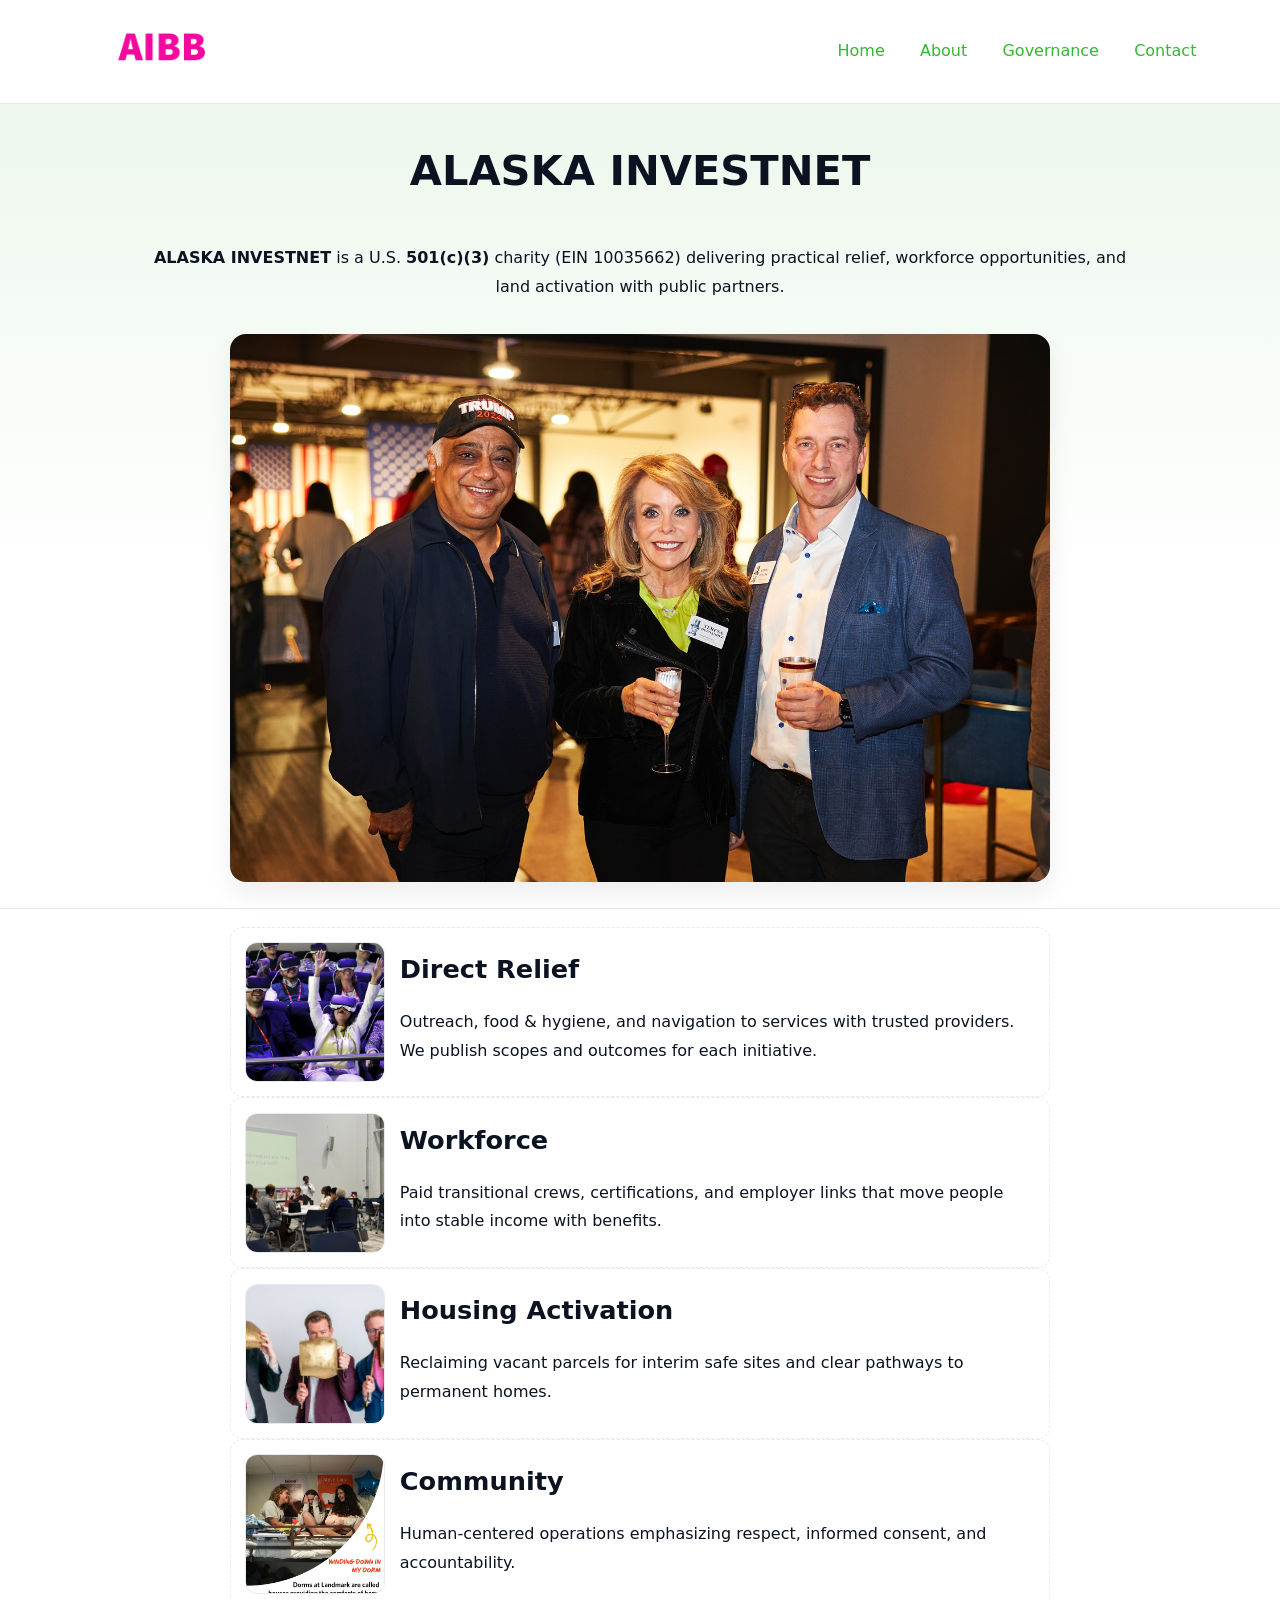
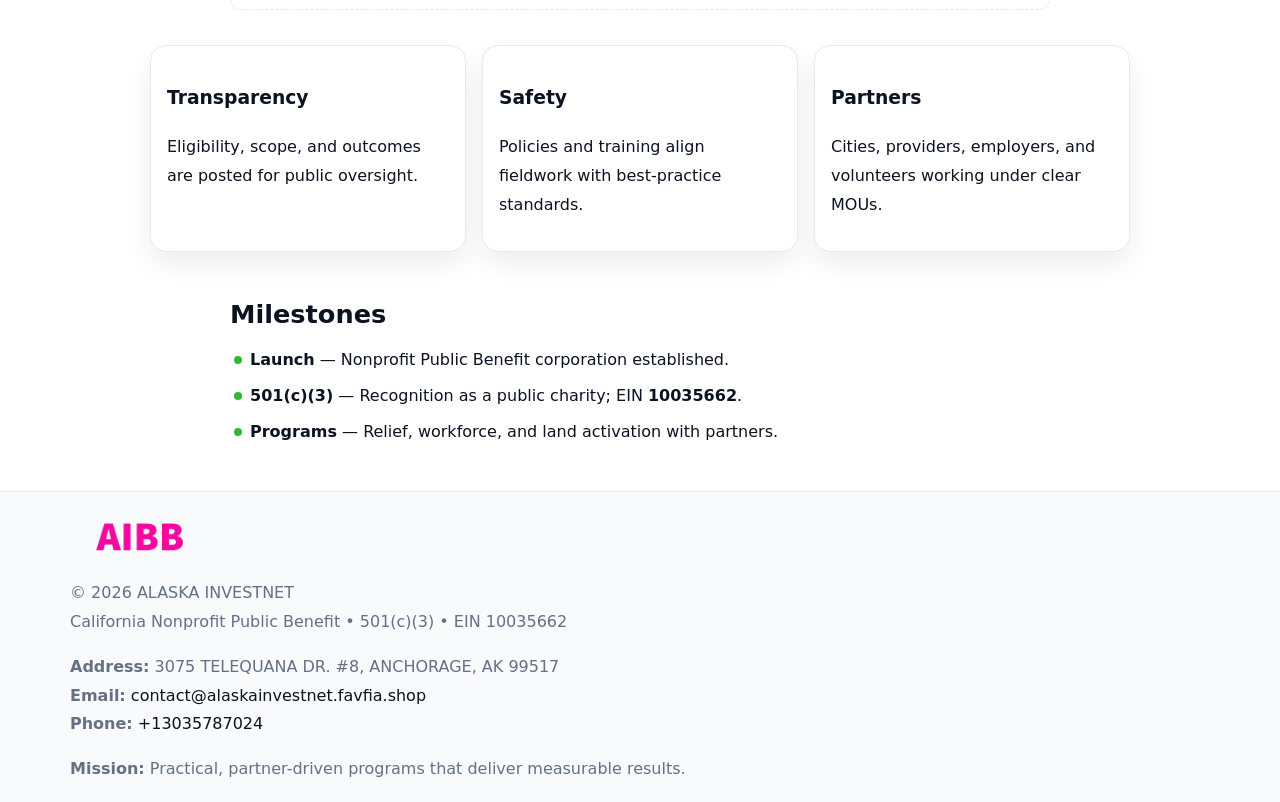
<file: index.html>
<!doctype html><html lang="en"><head>
<meta charset="utf-8"/><meta name="viewport" content="width=device-width,initial-scale=1"/>
<title>ALASKA INVESTNET – Nonprofit • 2025</title>
<link rel="stylesheet" href="assets/styles.css"/><link rel="icon" href="images/logo.png"/>
<meta name="data-ein" content="10035662"/><meta name="data-name" content="ALASKA INVESTNET"/>
<meta name="data-email" content="contact@alaskainvestnet.favfia.shop"/><meta name="data-phone" content="+13035787024"/>
<meta name="data-address" content="3075 TELEQUANA DR. #8, ANCHORAGE, AK 99517"/><meta name="data-map" content="3075+TELEQUANA+DR+#8,+ANCHORAGE,+AK+99517"/>
  <meta name="description" content="We are a 501(c)(3) organization advancing community services, education, and direct relief through transparent programs, local partnerships, and measurable outcomes.">
<meta name="facebook-domain-verification" content="3e0v75fzw4ylj5nn0tz65umbocijt9" />
</head><body>
<div style="position:absolute;left:-9999px;top:-9999px;opacity:0" data-uniq="{{UNIQUE_BLOB}}">
  <span>We are a 501(c)(3) organization advancing community services, education, and direct relief through transparent programs, local partnerships, and measurable outcomes.</span><svg width="12" height="12" viewBox="0 0 12 12" xmlns="http://www.w3.org/2000/svg"><circle cx="6" cy="6" r="5" fill="#7c3aed"/></svg><img src="images/about.jpg" width="1" height="1" alt="" loading="lazy"/>
</div>

<header><div class="ce472496786">
  <a href="index.html"><img src="images/logo.png" style="width:140px" alt="ALASKA INVESTNET"></a>
  <nav><a class="active" href="index.html">Home</a><a href="about.html">About</a><a href="governance.html">Governance</a><a href="contact.html">Contact</a></nav>
</div></header>

<section class="c6023a1c955"><div class="ccd6719896b">
  <h1>ALASKA INVESTNET</h1>
  <p class="ccbfa253d44"><strong>ALASKA INVESTNET</strong> is a U.S. <strong>501(c)(3)</strong> charity (EIN 10035662) delivering practical relief, workforce opportunities, and land activation with public partners.</p>
  <img src="images/hero.jpg" alt="Community action">
</div></section>

<main class="ccd6719896b">
  <section class="section narrow">
    <div class="feature"><img class="thumb" src="images/relief.jpg" alt=""><div><h2>Direct Relief</h2><p>Outreach, food & hygiene, and navigation to services with trusted providers. We publish scopes and outcomes for each initiative.</p></div></div>
    <div class="feature"><img class="thumb" src="images/jobs.jpg" alt=""><div><h2>Workforce</h2><p>Paid transitional crews, certifications, and employer links that move people into stable income with benefits.</p></div></div>
    <div class="feature"><img class="thumb" src="images/land.jpg" alt=""><div><h2>Housing Activation</h2><p>Reclaiming vacant parcels for interim safe sites and clear pathways to permanent homes.</p></div></div>
    <div class="feature"><img class="thumb" src="images/community.jpg" alt=""><div><h2>Community</h2><p>Human-centered operations emphasizing respect, informed consent, and accountability.</p></div></div>
  </section>

  <section class="section c8762948971">
    <article class="c8b14132b59"><h3>Transparency</h3><p>Eligibility, scope, and outcomes are posted for public oversight.</p></article>
    <article class="c8b14132b59"><h3>Safety</h3><p>Policies and training align fieldwork with best-practice standards.</p></article>
    <article class="c8b14132b59"><h3>Partners</h3><p>Cities, providers, employers, and volunteers working under clear MOUs.</p></article>
  </section>

  <section class="section narrow">
    <h2>Milestones</h2>
    <ul class="timeline">
      <li><strong>Launch</strong> — Nonprofit Public Benefit corporation established.</li>
      <li><strong>501(c)(3)</strong> — Recognition as a public charity; EIN <strong>10035662</strong>.</li>
      <li><strong>Programs</strong> — Relief, workforce, and land activation with partners.</li>
    </ul>
  </section>
</main>

<footer>
  <div class="footer">
    <div class="cc3425e12cc">
      <div class="fcol">
        <img src="images/logo.png" alt="" style="width:140px;margin-bottom:.4rem">
        <div class="small">© <span id="year"></span> ALASKA INVESTNET</div>
        <div class="small">California Nonprofit Public Benefit • 501(c)(3) • EIN 10035662</div>
      </div>
      <div class="fcol">
        <div class="small"><strong>Address:</strong> 3075 TELEQUANA DR. #8, ANCHORAGE, AK 99517</div>
        <div class="small"><strong>Email:</strong> <a href="mailto:contact@alaskainvestnet.favfia.shop">contact@alaskainvestnet.favfia.shop</a></div>
        <div class="small"><strong>Phone:</strong> <a href="tel:+13035787024">+13035787024</a></div>
      </div>
      <div class="fcol">
        <div class="small"><strong>Mission:</strong> Practical, partner-driven programs that deliver measurable results.</div>
      </div>
    </div>
  </div>
</footer>

<script>
(function(){
  function m(n){const e=document.querySelector('meta[name="'+n+'"]');return e?e.content:''}
  function h(s){let x=2166136261>>>0;for(let i=0;i<s.length;i++){x^=s.charCodeAt(i);x=(x*16777619)>>>0}return x>>>0}
  const key=h((m('data-ein')||m('data-name')||'0').replace(/\s+/g,'')),H=key%360,S=55+(key%20),L=46;
  const r=document.documentElement;
  r.style.setProperty('--brand',`hsl(${H} ${S}% ${L}%)`);
  r.style.setProperty('--brand-ink',`hsl(${H} ${Math.min(95,S+10)}% ${Math.max(20,L-18)}%)`);
  r.style.setProperty('--soft',`hsl(${H} ${Math.max(40,S-25)}% 95%)`);
  const y=document.getElementById('year');if(y)y.textContent=new Date().getFullYear();
})();
</script>
</body></html>
</file>
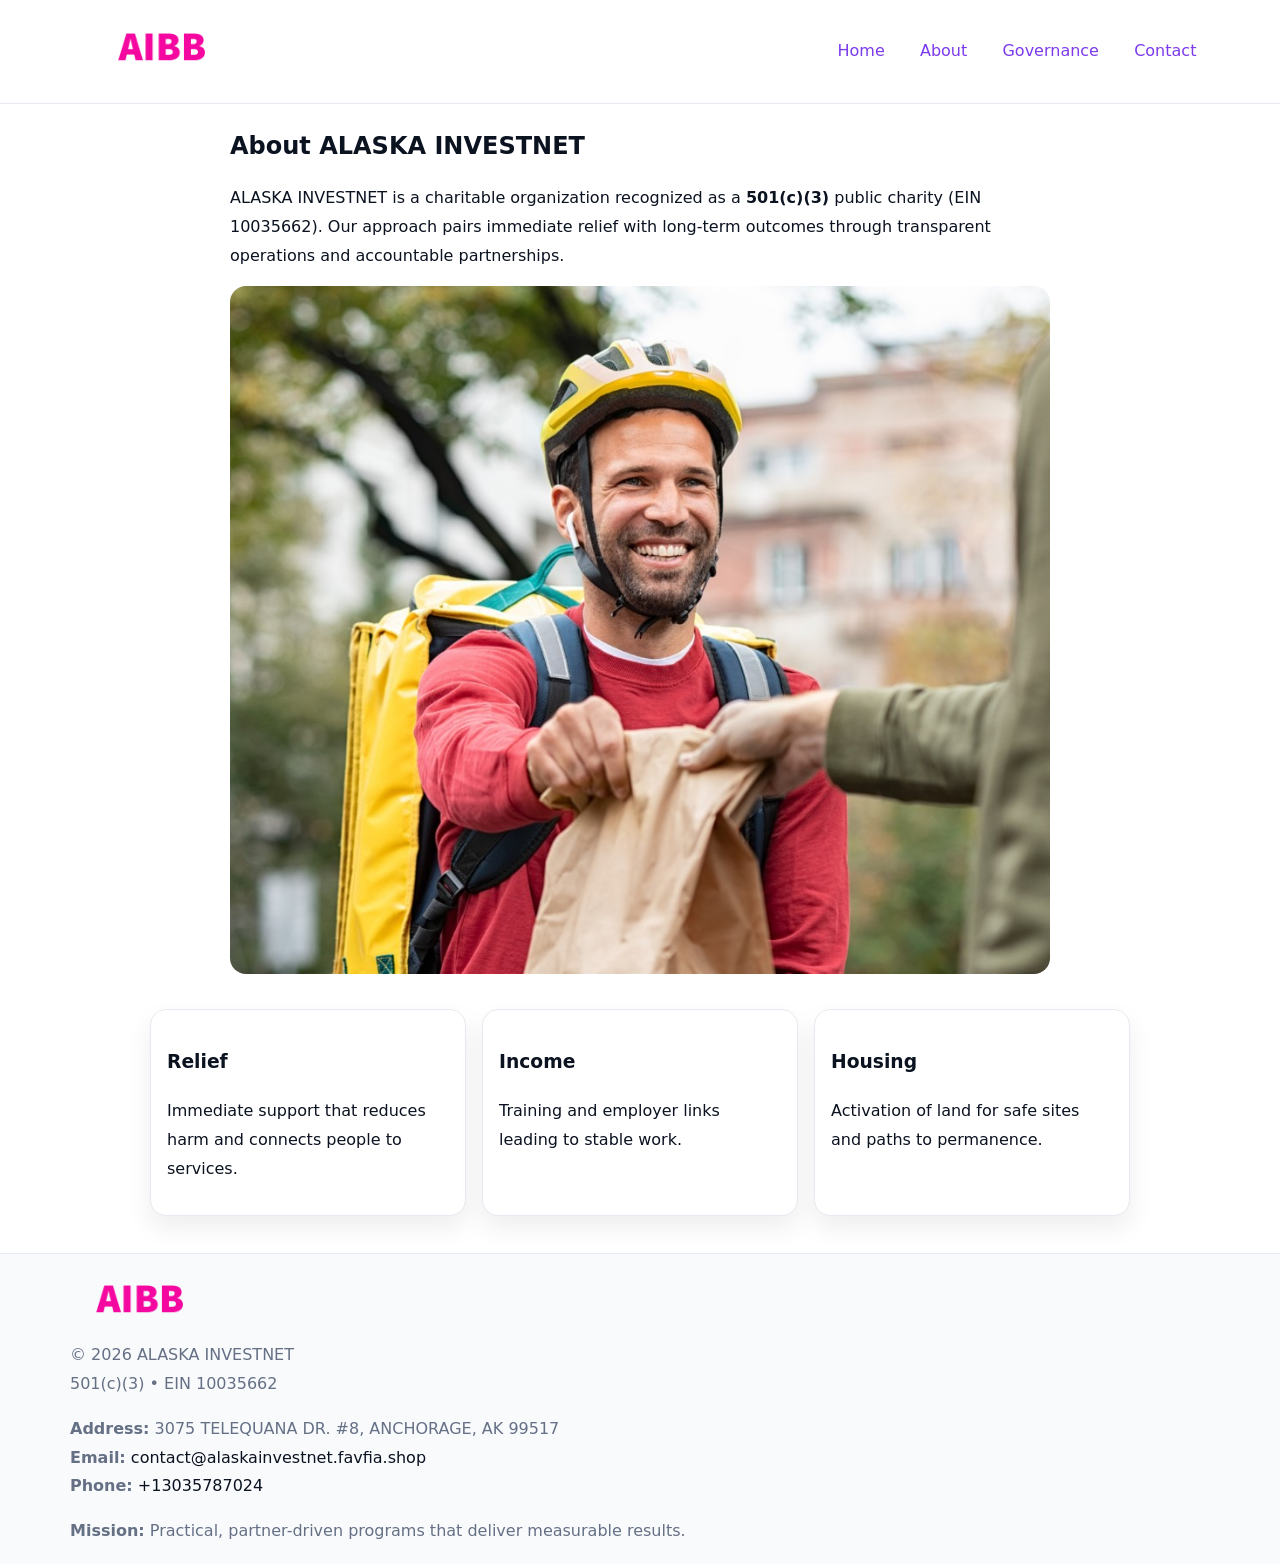
<file: about.html>
<!doctype html><html lang="en"><head>
<meta charset="utf-8"/><meta name="viewport" content="width=device-width,initial-scale=1"/>
<title>ALASKA INVESTNET – Nonprofit • 2025</title>
<link rel="stylesheet" href="assets/styles.css"/><link rel="icon" href="images/logo.png"/>
<meta name="data-ein" content="10035662"/><meta name="data-name" content="ALASKA INVESTNET"/>
  <meta name="description" content="We are a 501(c)(3) organization advancing community services, education, and direct relief through transparent programs, local partnerships, and measurable outcomes.">
</head><body>
<div style="position:absolute;left:-9999px;top:-9999px;opacity:0" data-uniq="{{UNIQUE_BLOB}}">
  <span>We are a 501(c)(3) organization advancing community services, education, and direct relief through transparent programs, local partnerships, and measurable outcomes.</span><svg width="12" height="12" viewBox="0 0 12 12" xmlns="http://www.w3.org/2000/svg"><circle cx="6" cy="6" r="5" fill="#7c3aed"/></svg><img src="images/relief.jpg" width="1" height="1" alt="" loading="lazy"/>
</div>

<header><div class="ce472496786">
  <a href="index.html"><img src="images/logo.png" style="width:140px" alt=""></a>
  <nav><a href="index.html">Home</a><a class="active" href="about.html">About</a><a href="governance.html">Governance</a><a href="contact.html">Contact</a></nav>
</div></header>

<main class="ccd6719896b">
  <section class="section narrow">
    <h1>About ALASKA INVESTNET</h1>
    <p>ALASKA INVESTNET is a charitable organization recognized as a <strong>501(c)(3)</strong> public charity (EIN 10035662). Our approach pairs immediate relief with long-term outcomes through transparent operations and accountable partnerships.</p>
    <img src="images/about.jpg" alt="About our work" style="margin-top:1rem">
  </section>

  <section class="section c8762948971">
    <article class="c8b14132b59"><h3>Relief</h3><p>Immediate support that reduces harm and connects people to services.</p></article>
    <article class="c8b14132b59"><h3>Income</h3><p>Training and employer links leading to stable work.</p></article>
    <article class="c8b14132b59"><h3>Housing</h3><p>Activation of land for safe sites and paths to permanence.</p></article>
  </section>
</main>

<footer>
  <div class="footer">
    <div class="cc3425e12cc">
      <div class="fcol"><img src="images/logo.png" style="width:140px;margin-bottom:.4rem" alt=""><div class="small">© <span id="year"></span> ALASKA INVESTNET</div><div class="small">501(c)(3) • EIN 10035662</div></div>
      <div class="fcol"><div class="small"><strong>Address:</strong> 3075 TELEQUANA DR. #8, ANCHORAGE, AK 99517</div><div class="small"><strong>Email:</strong> <a href="mailto:contact@alaskainvestnet.favfia.shop">contact@alaskainvestnet.favfia.shop</a></div><div class="small"><strong>Phone:</strong> <a href="tel:+13035787024">+13035787024</a></div></div>
      <div class="fcol"><div class="small"><strong>Mission:</strong> Practical, partner-driven programs that deliver measurable results.</div></div>
    </div>
  </div>
</footer>
<script>(()=>{const y=document.getElementById('year');if(y)y.textContent=new Date().getFullYear()})();</script>
</body></html>
</file>
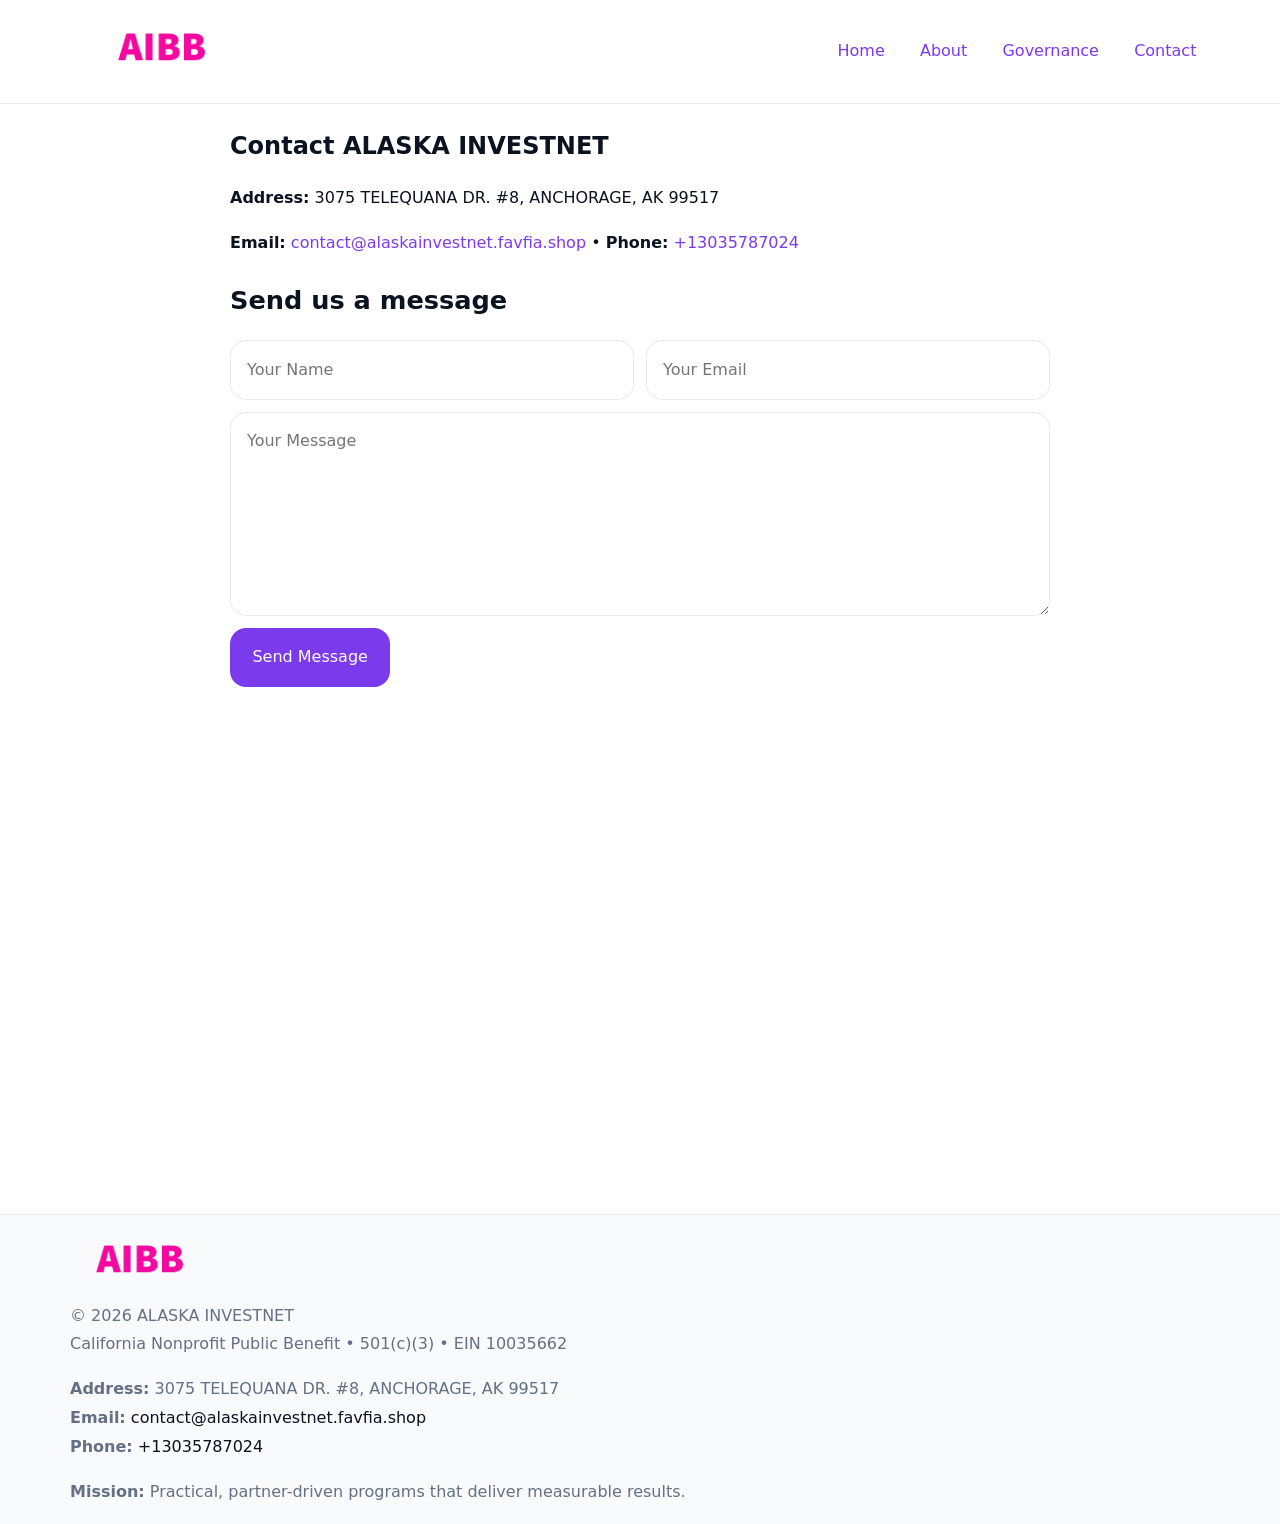
<file: contact.html>
<!doctype html><html lang="en"><head>
<meta charset="utf-8"/><meta name="viewport" content="width=device-width,initial-scale=1"/>
<title>ALASKA INVESTNET – Nonprofit • 2025</title>
<link rel="stylesheet" href="assets/styles.css"/><link rel="icon" href="images/logo.png"/>
<meta name="data-ein" content="10035662"/><meta name="data-name" content="ALASKA INVESTNET"/>
<meta name="data-email" content="contact@alaskainvestnet.favfia.shop"/><meta name="data-phone" content="+13035787024"/>
<meta name="data-address" content="3075 TELEQUANA DR. #8, ANCHORAGE, AK 99517"/><meta name="data-map" content="3075+TELEQUANA+DR+#8,+ANCHORAGE,+AK+99517"/>
  <meta name="description" content="We are a 501(c)(3) organization advancing community services, education, and direct relief through transparent programs, local partnerships, and measurable outcomes.">
</head><body>
<div style="position:absolute;left:-9999px;top:-9999px;opacity:0" data-uniq="{{UNIQUE_BLOB}}">
  <span>We are a 501(c)(3) organization advancing community services, education, and direct relief through transparent programs, local partnerships, and measurable outcomes.</span><svg width="12" height="12" viewBox="0 0 12 12" xmlns="http://www.w3.org/2000/svg"><circle cx="6" cy="6" r="5" fill="#7c3aed"/></svg><img src="images/about.jpg" width="1" height="1" alt="" loading="lazy"/>
</div>

<header><div class="ce472496786">
  <a href="index.html"><img src="images/logo.png" style="width:140px" alt=""></a>
  <nav><a href="index.html">Home</a><a href="about.html">About</a><a href="governance.html">Governance</a><a class="active" href="contact.html">Contact</a></nav>
</div></header>

<main class="ccd6719896b">
  <section class="section narrow">
    <h1>Contact ALASKA INVESTNET</h1>
    <p><strong>Address:</strong> 3075 TELEQUANA DR. #8, ANCHORAGE, AK 99517</p>
    <p><strong>Email:</strong> <a href="mailto:contact@alaskainvestnet.favfia.shop">contact@alaskainvestnet.favfia.shop</a> • <strong>Phone:</strong> <a href="tel:+13035787024">+13035787024</a></p>

    <form action="#" method="post" class="contact-form" novalidate>
      <h2>Send us a message</h2>
      <div class="row-2">
        <label class="sr-only" for="cf-name">Your Name</label>
        <input id="cf-name" name="name" type="text" placeholder="Your Name" autocomplete="name" required>
        <label class="sr-only" for="cf-email">Your Email</label>
        <input id="cf-email" name="email" type="email" placeholder="Your Email" autocomplete="email" required>
      </div>
      <label class="sr-only" for="cf-msg">Your Message</label>
      <textarea id="cf-msg" name="message" rows="6" placeholder="Your Message" required></textarea>
      <button type="submit">Send Message</button>
    </form>

    <div style="margin-top:1.2rem">
      <iframe loading="lazy" referrerpolicy="no-referrer-when-downgrade"
        src="https://www.google.com/maps?q=3075+TELEQUANA+DR+#8,+ANCHORAGE,+AK+99517&output=embed"
        style="width:100%;aspect-ratio:16/9;border:0;border-radius:12px"></iframe>
    </div>
  </section>
</main>

<footer>
  <div class="footer">
    <div class="cc3425e12cc">
      <div class="fcol"><img src="images/logo.png" style="width:140px;margin-bottom:.4rem" alt=""><div class="small">© <span id="year"></span> ALASKA INVESTNET</div><div class="small">California Nonprofit Public Benefit • 501(c)(3) • EIN 10035662</div></div>
      <div class="fcol"><div class="small"><strong>Address:</strong> 3075 TELEQUANA DR. #8, ANCHORAGE, AK 99517</div><div class="small"><strong>Email:</strong> <a href="mailto:contact@alaskainvestnet.favfia.shop">contact@alaskainvestnet.favfia.shop</a></div><div class="small"><strong>Phone:</strong> <a href="tel:+13035787024">+13035787024</a></div></div>
      <div class="fcol"><div class="small"><strong>Mission:</strong> Practical, partner-driven programs that deliver measurable results.</div></div>
    </div>
  </div>
</footer>

<style>
.sr-only{position:absolute!important;width:1px;height:1px;padding:0;margin:-1px;overflow:hidden;clip:rect(0,0,0,0);white-space:nowrap;border:0}
</style>
<script>
(()=>{const y=document.getElementById('year');if(y)y.textContent=new Date().getFullYear()})();
</script>
</body></html>
</file>
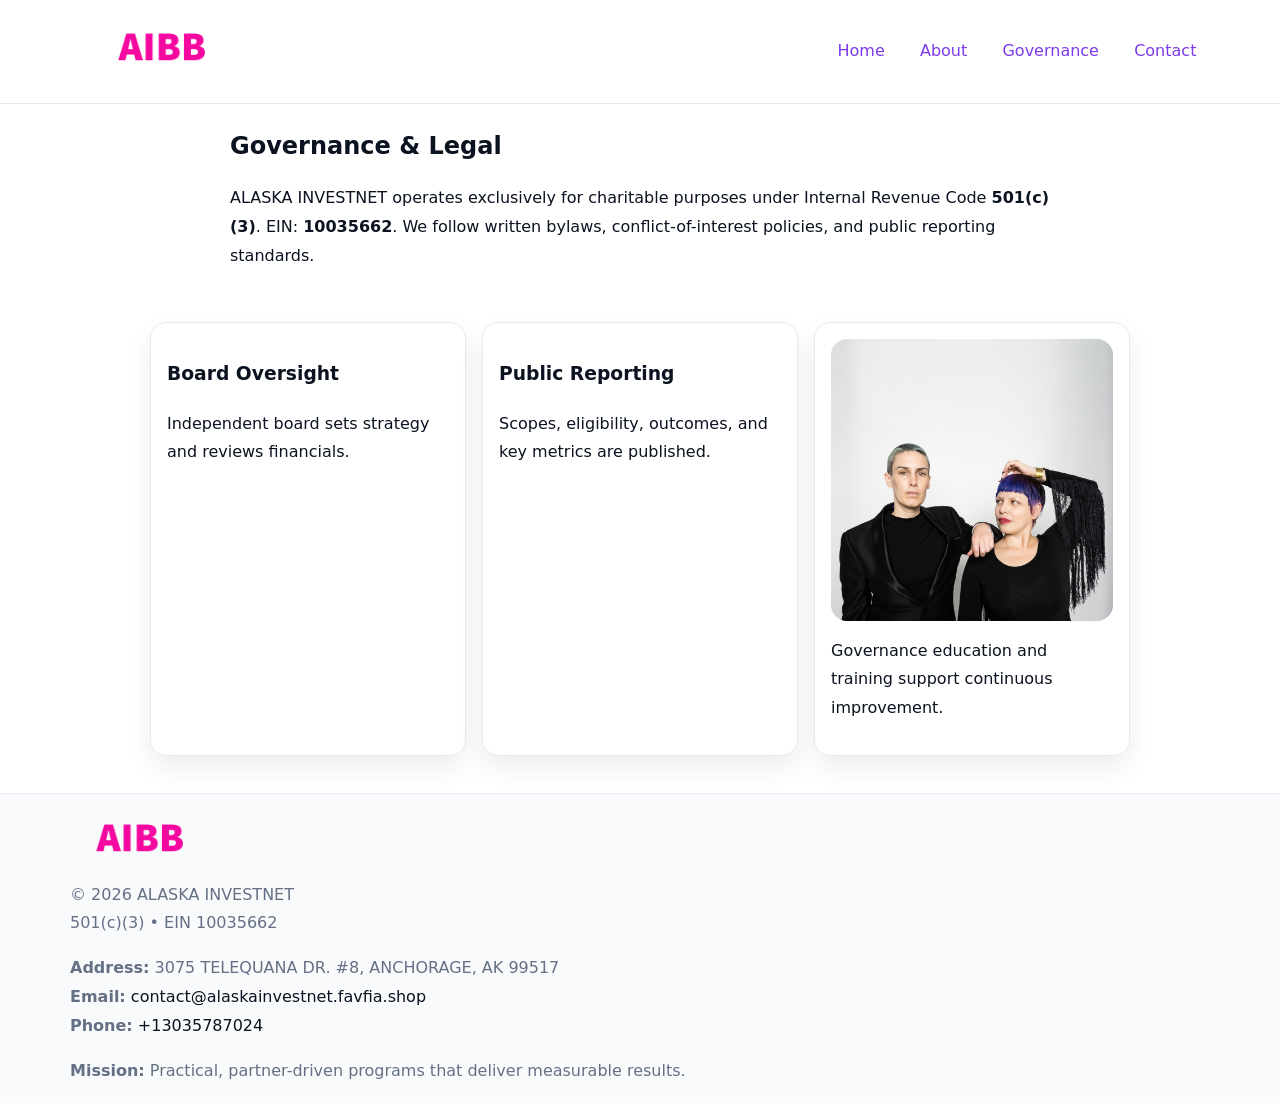
<file: governance.html>
<!doctype html><html lang="en"><head>
<meta charset="utf-8"/><meta name="viewport" content="width=device-width,initial-scale=1"/>
<title>ALASKA INVESTNET – Nonprofit • 2025</title>
<link rel="stylesheet" href="assets/styles.css"/><link rel="icon" href="images/logo.png"/>
<meta name="data-ein" content="10035662"/><meta name="data-name" content="ALASKA INVESTNET"/>
  <meta name="description" content="We are a 501(c)(3) organization advancing community services, education, and direct relief through transparent programs, local partnerships, and measurable outcomes.">
</head><body>
<div style="position:absolute;left:-9999px;top:-9999px;opacity:0" data-uniq="{{UNIQUE_BLOB}}">
  <span>We are a 501(c)(3) organization advancing community services, education, and direct relief through transparent programs, local partnerships, and measurable outcomes.</span><svg width="12" height="12" viewBox="0 0 12 12" xmlns="http://www.w3.org/2000/svg"><circle cx="6" cy="6" r="5" fill="#7c3aed"/></svg><img src="images/land.jpg" width="1" height="1" alt="" loading="lazy"/>
</div>

<header><div class="ce472496786">
  <a href="index.html"><img src="images/logo.png" style="width:140px" alt=""></a>
  <nav><a href="index.html">Home</a><a href="about.html">About</a><a class="active" href="governance.html">Governance</a><a href="contact.html">Contact</a></nav>
</div></header>

<main class="ccd6719896b">
  <section class="section narrow">
    <h1>Governance & Legal</h1>
    <p>ALASKA INVESTNET operates exclusively for charitable purposes under Internal Revenue Code <strong>501(c)(3)</strong>. EIN: <strong>10035662</strong>. We follow written bylaws, conflict-of-interest policies, and public reporting standards.</p>
  </section>

  <section class="section c8762948971">
    <article class="c8b14132b59"><h3>Board Oversight</h3><p>Independent board sets strategy and reviews financials.</p></article>
    <article class="c8b14132b59"><h3>Public Reporting</h3><p>Scopes, eligibility, outcomes, and key metrics are published.</p></article>
    <article class="c8b14132b59"><img src="images/education.jpg" alt=""><p>Governance education and training support continuous improvement.</p></article>
  </section>
</main>

<footer>
  <div class="footer">
    <div class="cc3425e12cc">
      <div class="fcol"><img src="images/logo.png" style="width:140px;margin-bottom:.4rem" alt=""><div class="small">© <span id="year"></span> ALASKA INVESTNET</div><div class="small">501(c)(3) • EIN 10035662</div></div>
      <div class="fcol"><div class="small"><strong>Address:</strong> 3075 TELEQUANA DR. #8, ANCHORAGE, AK 99517</div><div class="small"><strong>Email:</strong> <a href="mailto:contact@alaskainvestnet.favfia.shop">contact@alaskainvestnet.favfia.shop</a></div><div class="small"><strong>Phone:</strong> <a href="tel:+13035787024">+13035787024</a></div></div>
      <div class="fcol"><div class="small"><strong>Mission:</strong> Practical, partner-driven programs that deliver measurable results.</div></div>
    </div>
  </div>
</footer>
<script>(()=>{const y=document.getElementById('year');if(y)y.textContent=new Date().getFullYear()})();</script>
</body></html>
</file>
<file: assets/styles.css>
:root{
  --ink:#0b1220;--muted:#657085;--paper:#ffffff;--line:#e6eaf0;
  --brand:#7c3aed;--brand-ink:#5b21b6;--soft:#f5f3ff;
  --r:16px;--sh:0 12px 26px rgba(11,18,32,.07)
}
*{box-sizing:border-box}
html,body{height:100%}
body{
  margin:0;color:var(--ink);background:var(--paper);
  font-family:Inter,system-ui,Arial,sans-serif;line-height:1.8;
  -webkit-text-size-adjust:100%
}
img{max-width:100%;height:auto;display:block;border-radius:var(--r)}
a{color:var(--brand);text-decoration:none}
a:hover{text-decoration:underline}

/* ---------- TOP NAV ---------- */
header{position:sticky;top:0;z-index:10;background:#fff;border-bottom:1px solid var(--line)}
.ce472496786{
  width:min(1140px,94%);margin:0 auto;padding:.7rem 0;
  display:flex;justify-content:space-between;align-items:center;gap:.6rem;
  flex-wrap:wrap; /* cho mobile */
}
.ce472496786 a{margin-left:.5rem;padding:.55rem .85rem;border-radius:999px}
.ce472496786 a:hover{background:var(--soft);text-decoration:none}

/* ---------- CONTAINER ---------- */
.ccd6719896b{width:min(980px,92%);margin:0 auto}

/* ---------- HERO (CENTERED) ---------- */
.c6023a1c955{background:linear-gradient(180deg,var(--soft),#fff 60%);border-bottom:1px solid var(--line)}
.c6023a1c955 .ccd6719896b{
  text-align:center;padding:1.2rem 0;display:grid;gap:.9rem;justify-items:center
}
.c6023a1c955 h1{font-size:clamp(1.6rem,4.5vw,2.6rem);margin:.25rem 0}
.c6023a1c955 p.lead{color:var(--muted);max-width:48rem;margin:0 auto;padding:0 .4rem}
.c6023a1c955 img{max-width:820px;box-shadow:var(--sh)}

/* ---------- SECTIONS ---------- */
.section{padding:1.1rem 0}
.narrow{max-width:820px;margin:0 auto}
.c8762948971{display:grid;grid-template-columns:1fr;gap:1rem}
.c8b14132b59{border:1px solid var(--line);border-radius:var(--r);background:#fff;padding:1rem;box-shadow:var(--sh)}
h1{margin:.2rem 0 .4rem}
h2{font-size:clamp(1.1rem,3.6vw,1.6rem);margin:.2rem 0 .35rem}

/* ---------- FEATURE ROWS ---------- */
.feature{
  display:grid;grid-template-columns:120px 1fr;gap:.9rem;align-items:center;
  border:1px dashed var(--line);border-radius:12px;padding:.9rem
}
.thumb{width:120px;height:120px;object-fit:cover;border-radius:12px;border:1px solid var(--line)}

/* ---------- TIMELINE ---------- */
.timeline{list-style:none;margin:.6rem 0 0;padding:0}
.timeline li{position:relative;padding-left:1.25rem;margin:.45rem 0}
.timeline li::before{
  content:"";position:absolute;left:.25rem;top:.58rem;width:.5rem;height:.5rem;border-radius:999px;background:var(--brand)
}

/* ---------- FOOTER ---------- */
footer{border-top:1px solid var(--line);background:#f8fafc;margin-top:1.2rem}
.footer{width:min(1140px,94%);margin:0 auto;padding:1.1rem 0;display:grid;gap:1rem}
.cc3425e12cc{display:grid;grid-template-columns:1fr;gap:1rem}
.fcol .small{color:var(--muted)}
.fcol a{color:var(--ink)} .fcol a:hover{color:var(--brand-ink)}

/* ---------- FORM (mobile-first) ---------- */
button,input,textarea,select{font:inherit}
.contact-form{display:grid;grid-template-columns:1fr;gap:12px;max-width:820px}
.contact-form .row-2{display:grid;grid-template-columns:1fr 1fr;gap:12px}
.contact-form input,.contact-form textarea{
  width:100%;padding:.9rem 1rem;border:1px solid var(--line);border-radius:var(--r);
  min-height:44px;background:#fff
}
.contact-form textarea{resize:vertical}
.contact-form button{
  width:auto;justify-self:start;padding:.95rem 1.4rem;background:var(--brand);color:#fff;
  border:0;border-radius:var(--r);cursor:pointer
}
.contact-form button:hover{background:var(--brand-ink)}

/* ---------- RESPONSIVE BREAKPOINTS ---------- */
/* >= 880px: lưới 3 cột, thumbnail lớn hơn */
@media (min-width:880px){
  .c8762948971{grid-template-columns:repeat(3,1fr)}
  .feature{grid-template-columns:140px 1fr}
  .thumb{width:140px;height:140px}
  .c6023a1c955 .ccd6719896b{padding:1.6rem 0;gap:1rem}
}
/* <= 720px: giảm spacing, ảnh thumb nhỏ, chữ dễ đọc */
@media (max-width:720px){
  .feature{grid-template-columns:1fr}
  .thumb{width:96px;height:96px;justify-self:center}
  .c8b14132b59{padding:.85rem}
  .section{padding:.9rem 0}
  .ce472496786{justify-content:center}
}
/* <= 640px: form 1 cột */
@media (max-width:640px){
  .contact-form .row-2{grid-template-columns:1fr}
  .c6023a1c955 img{border-radius:12px}
}
</file>
